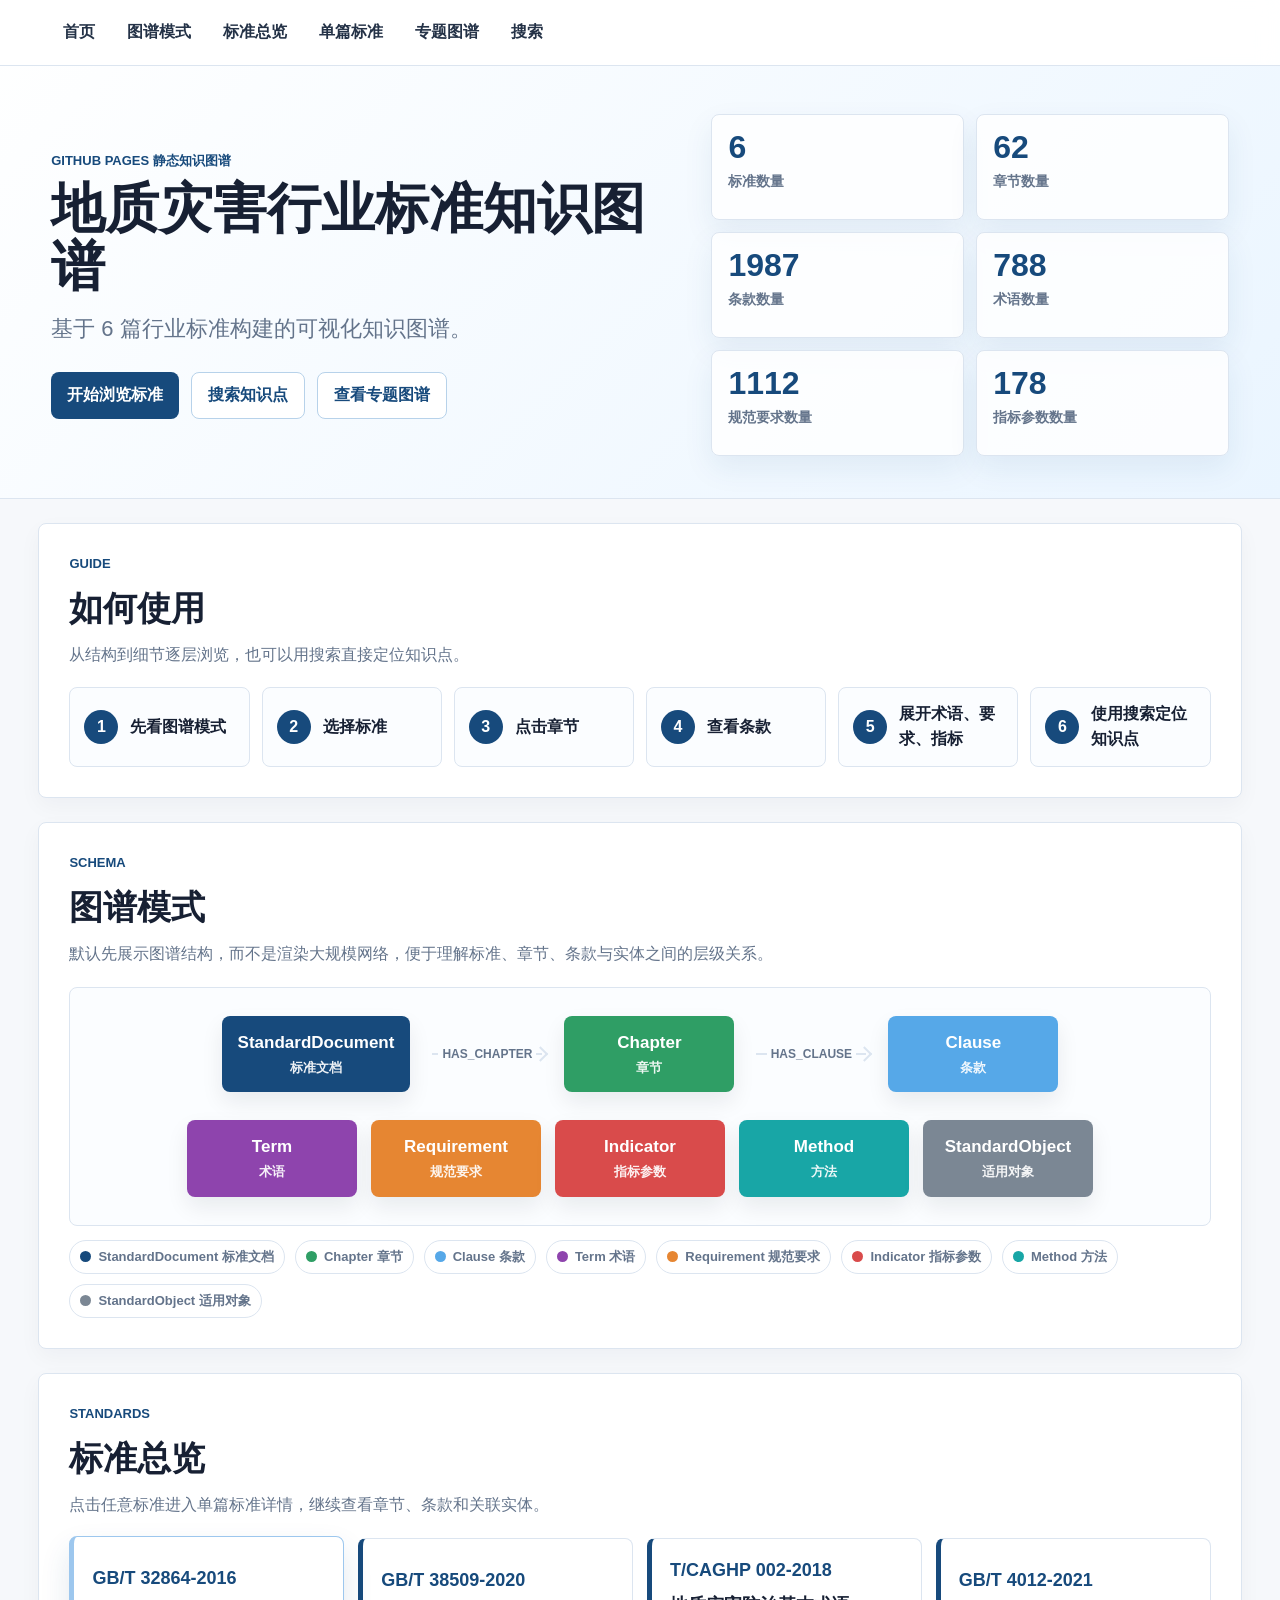
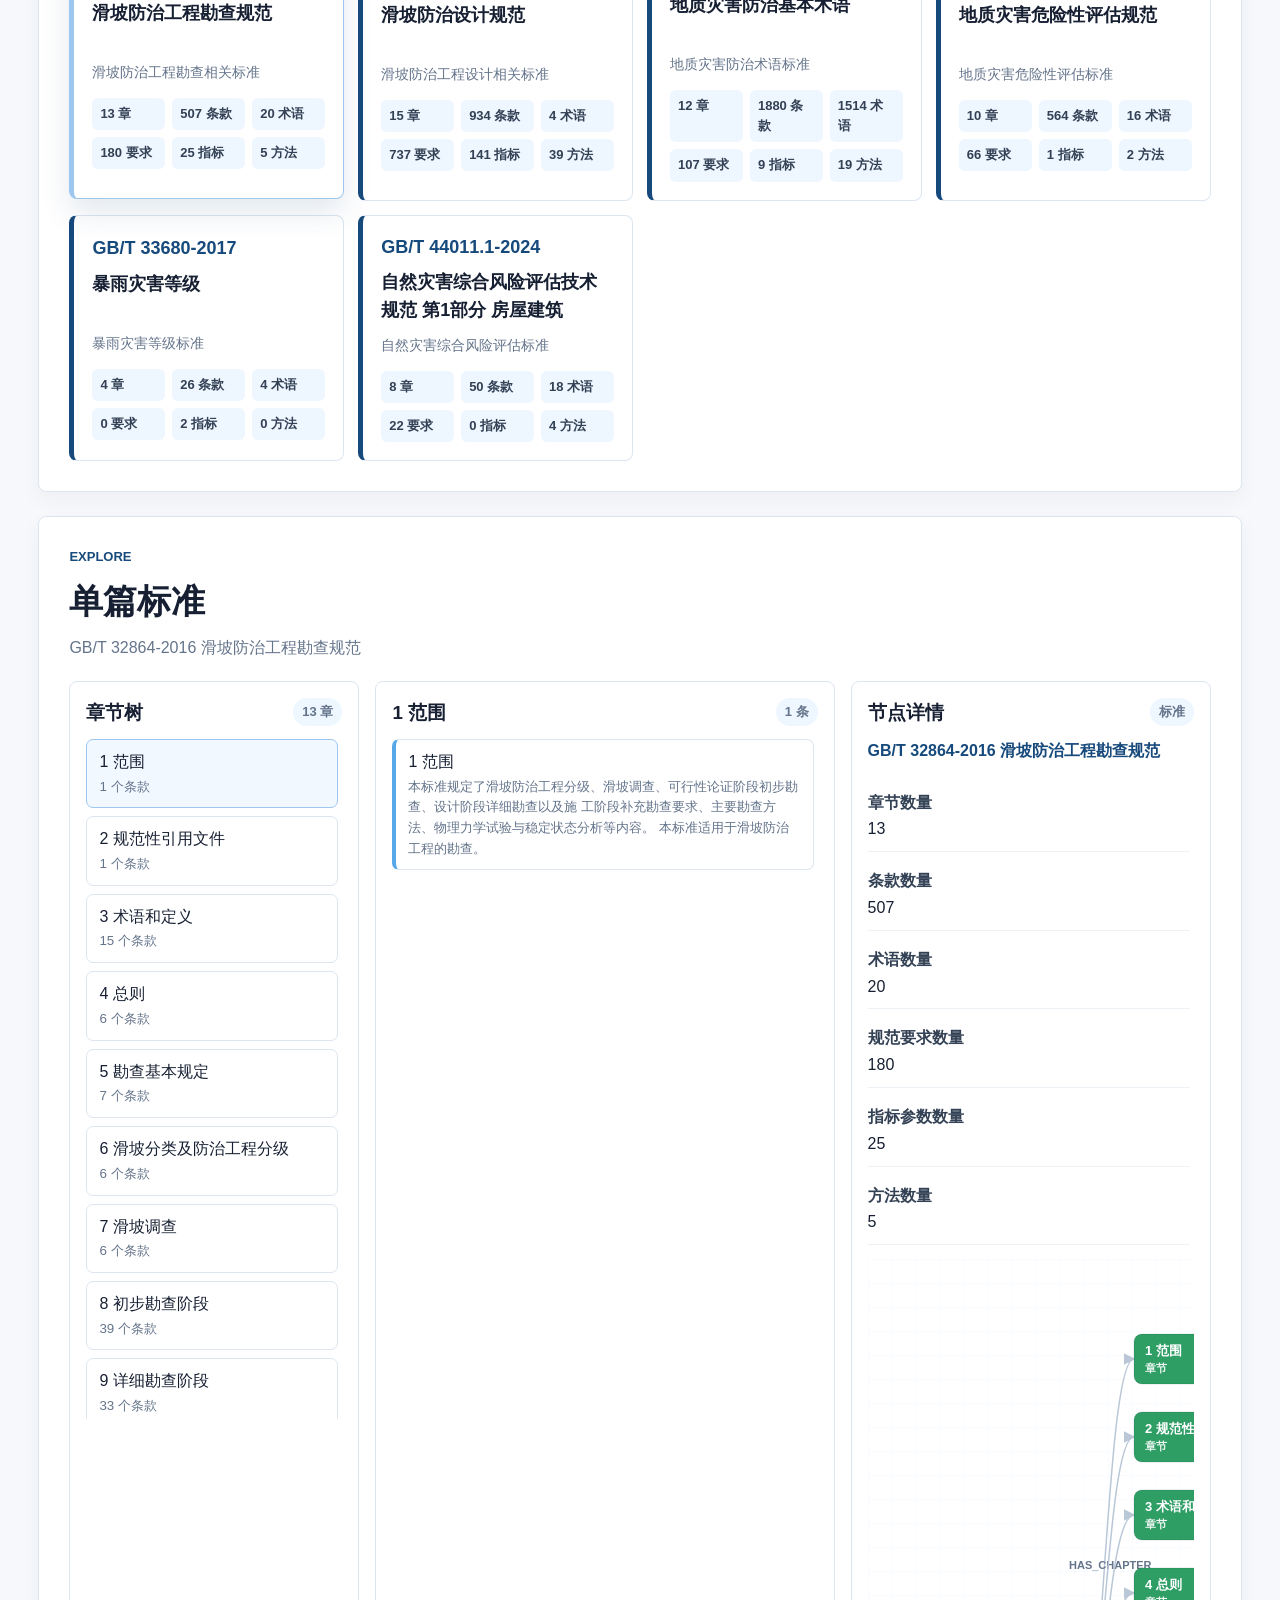
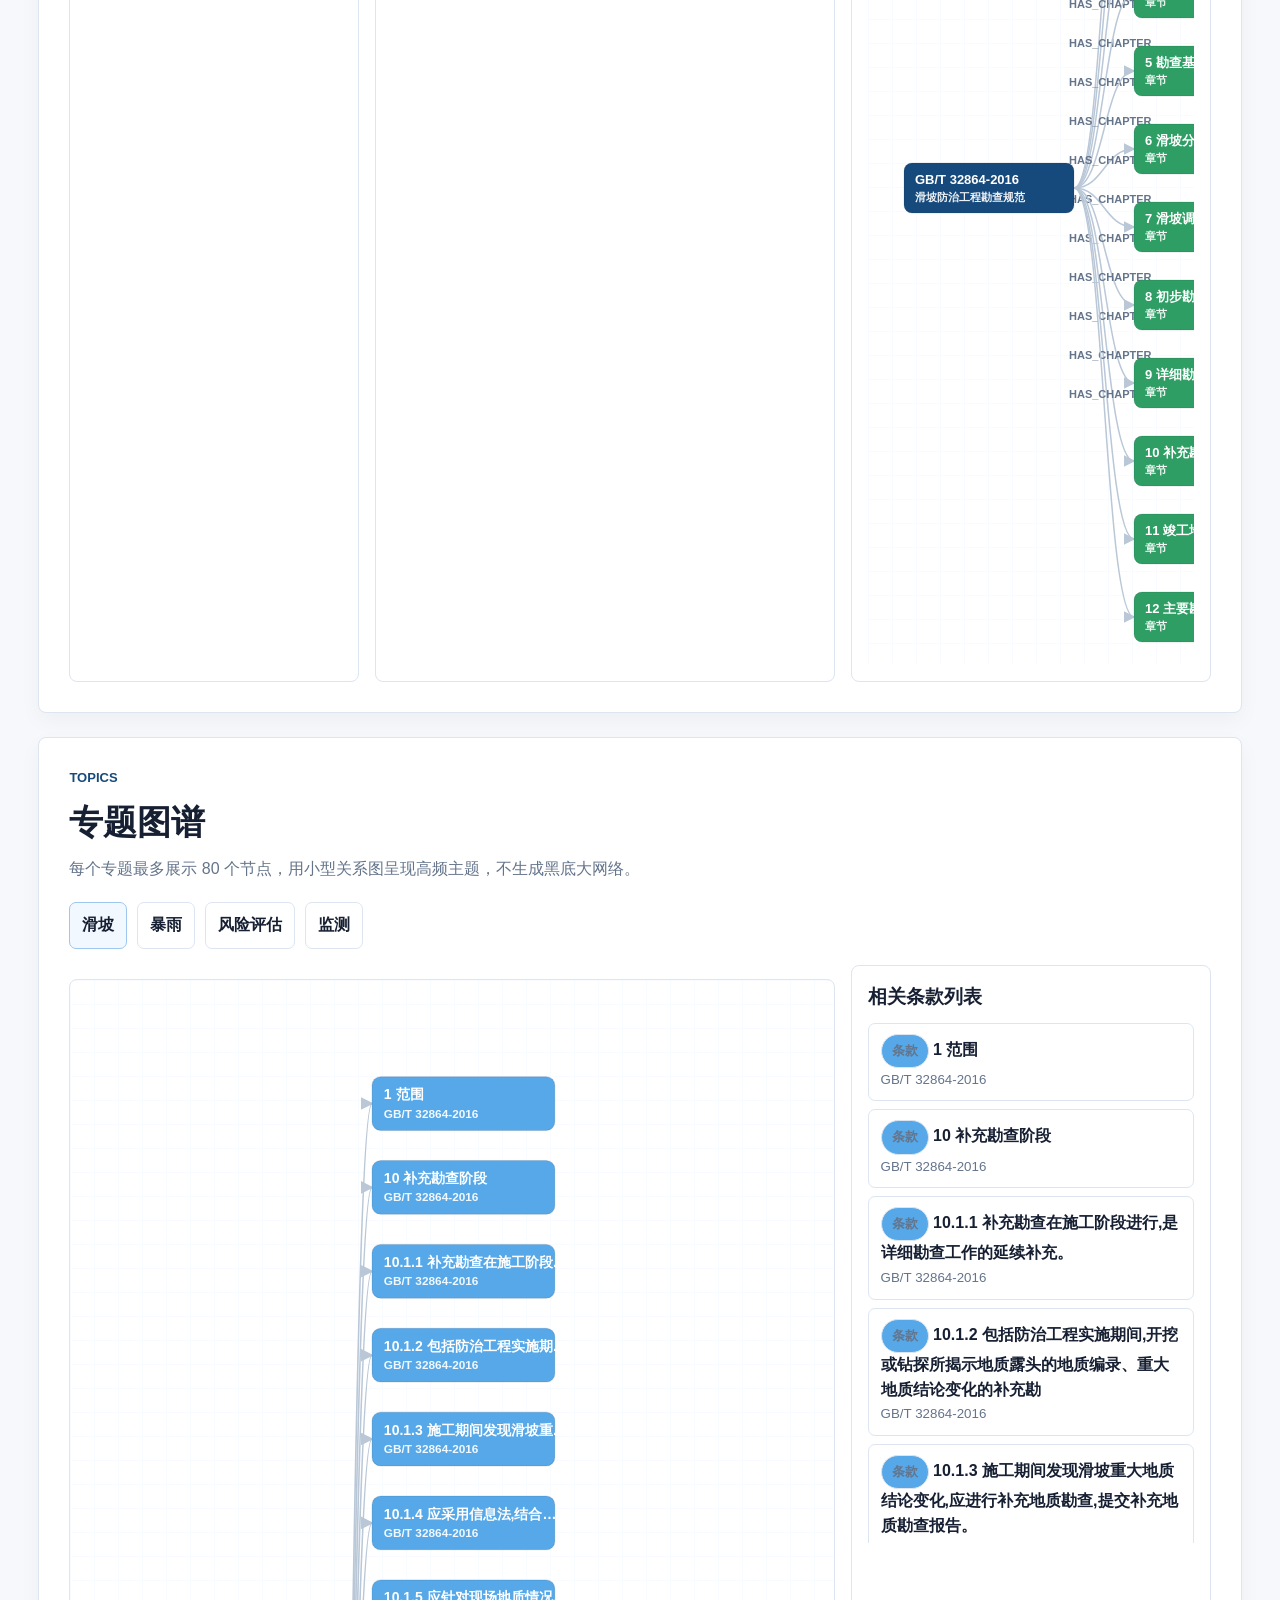
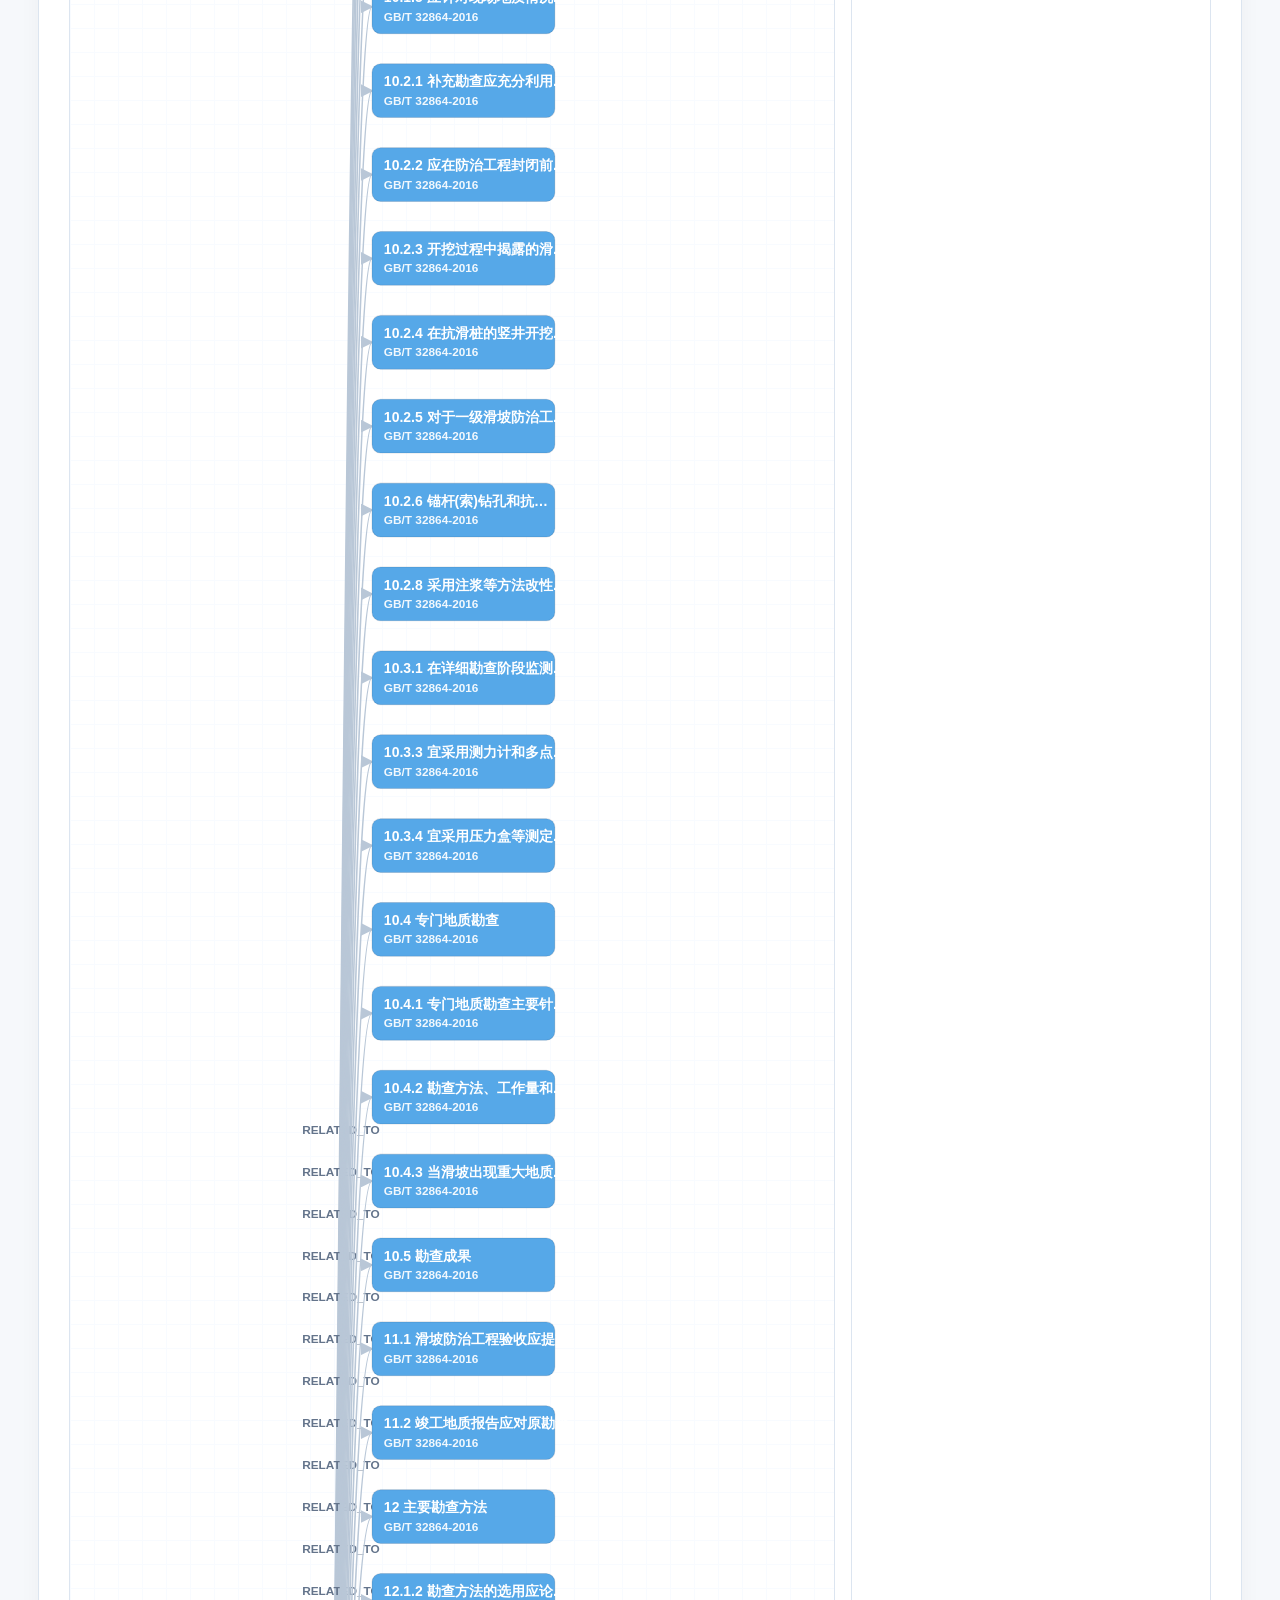
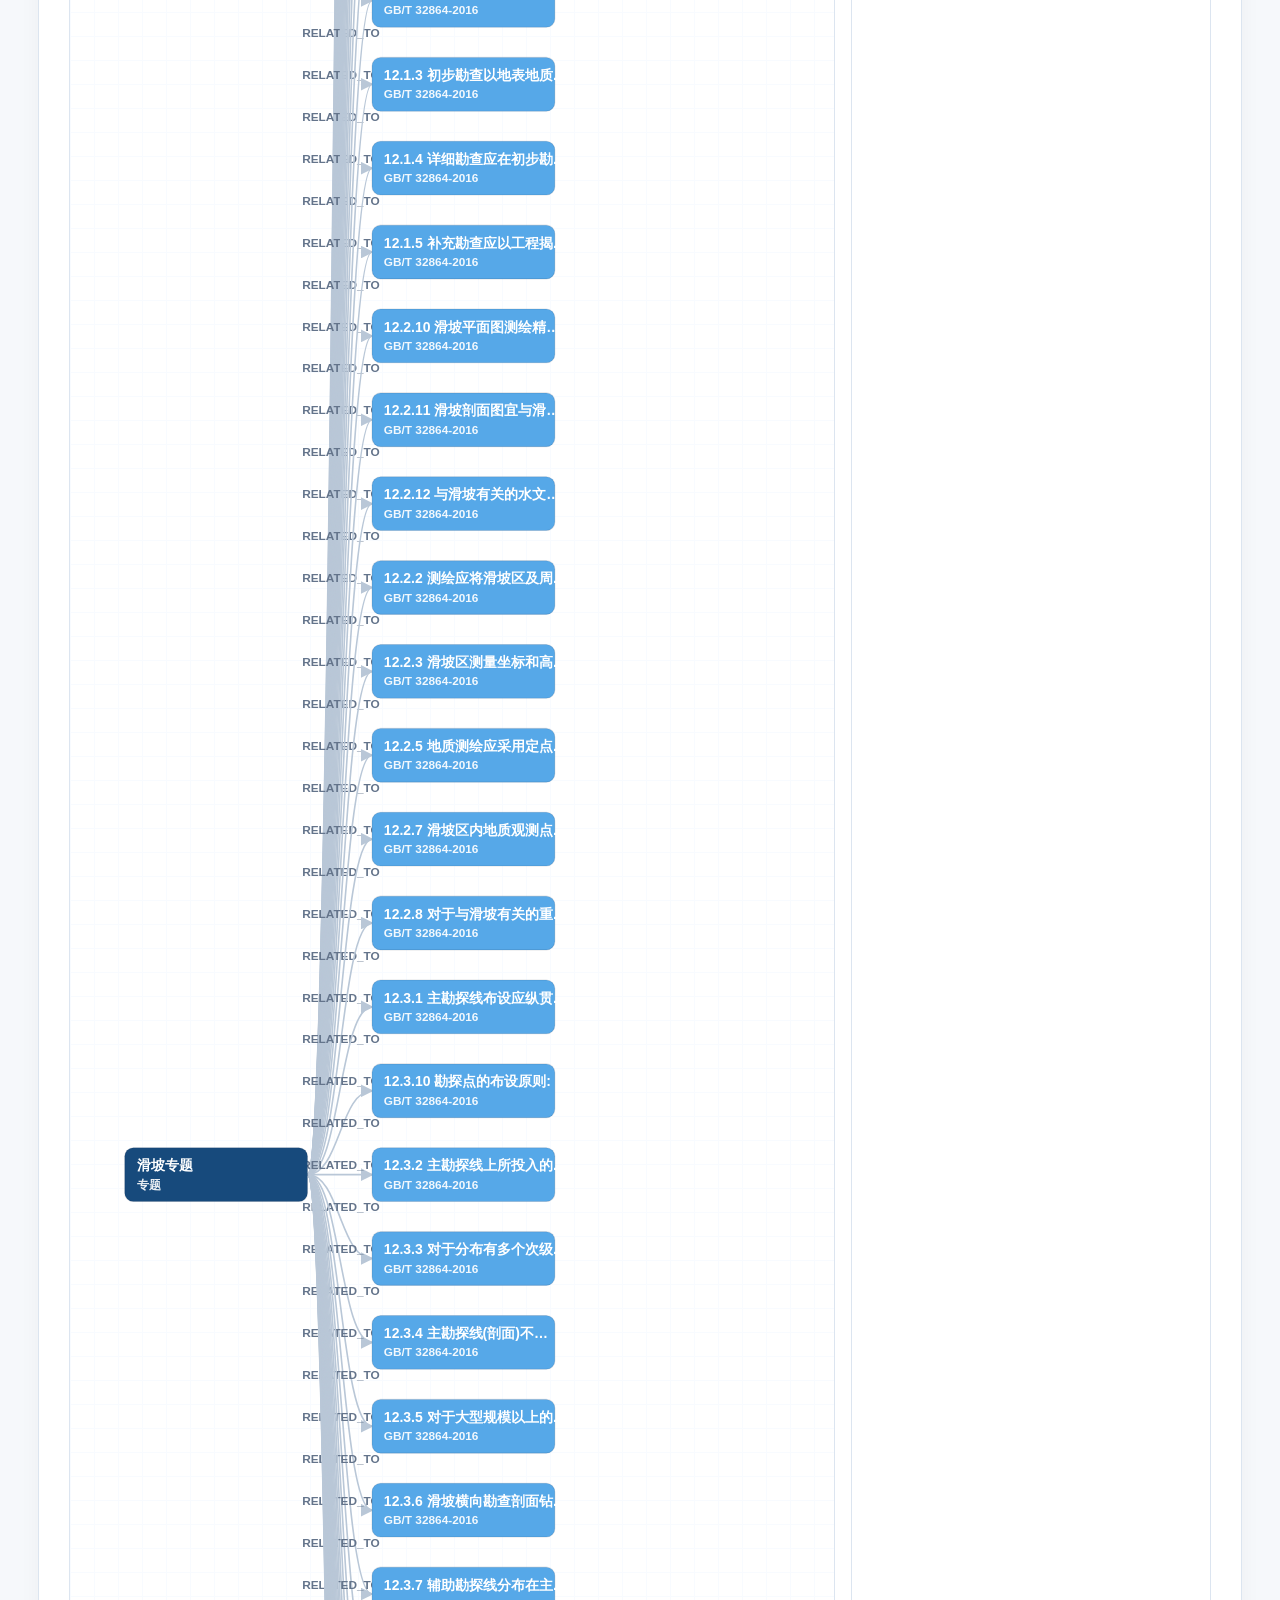
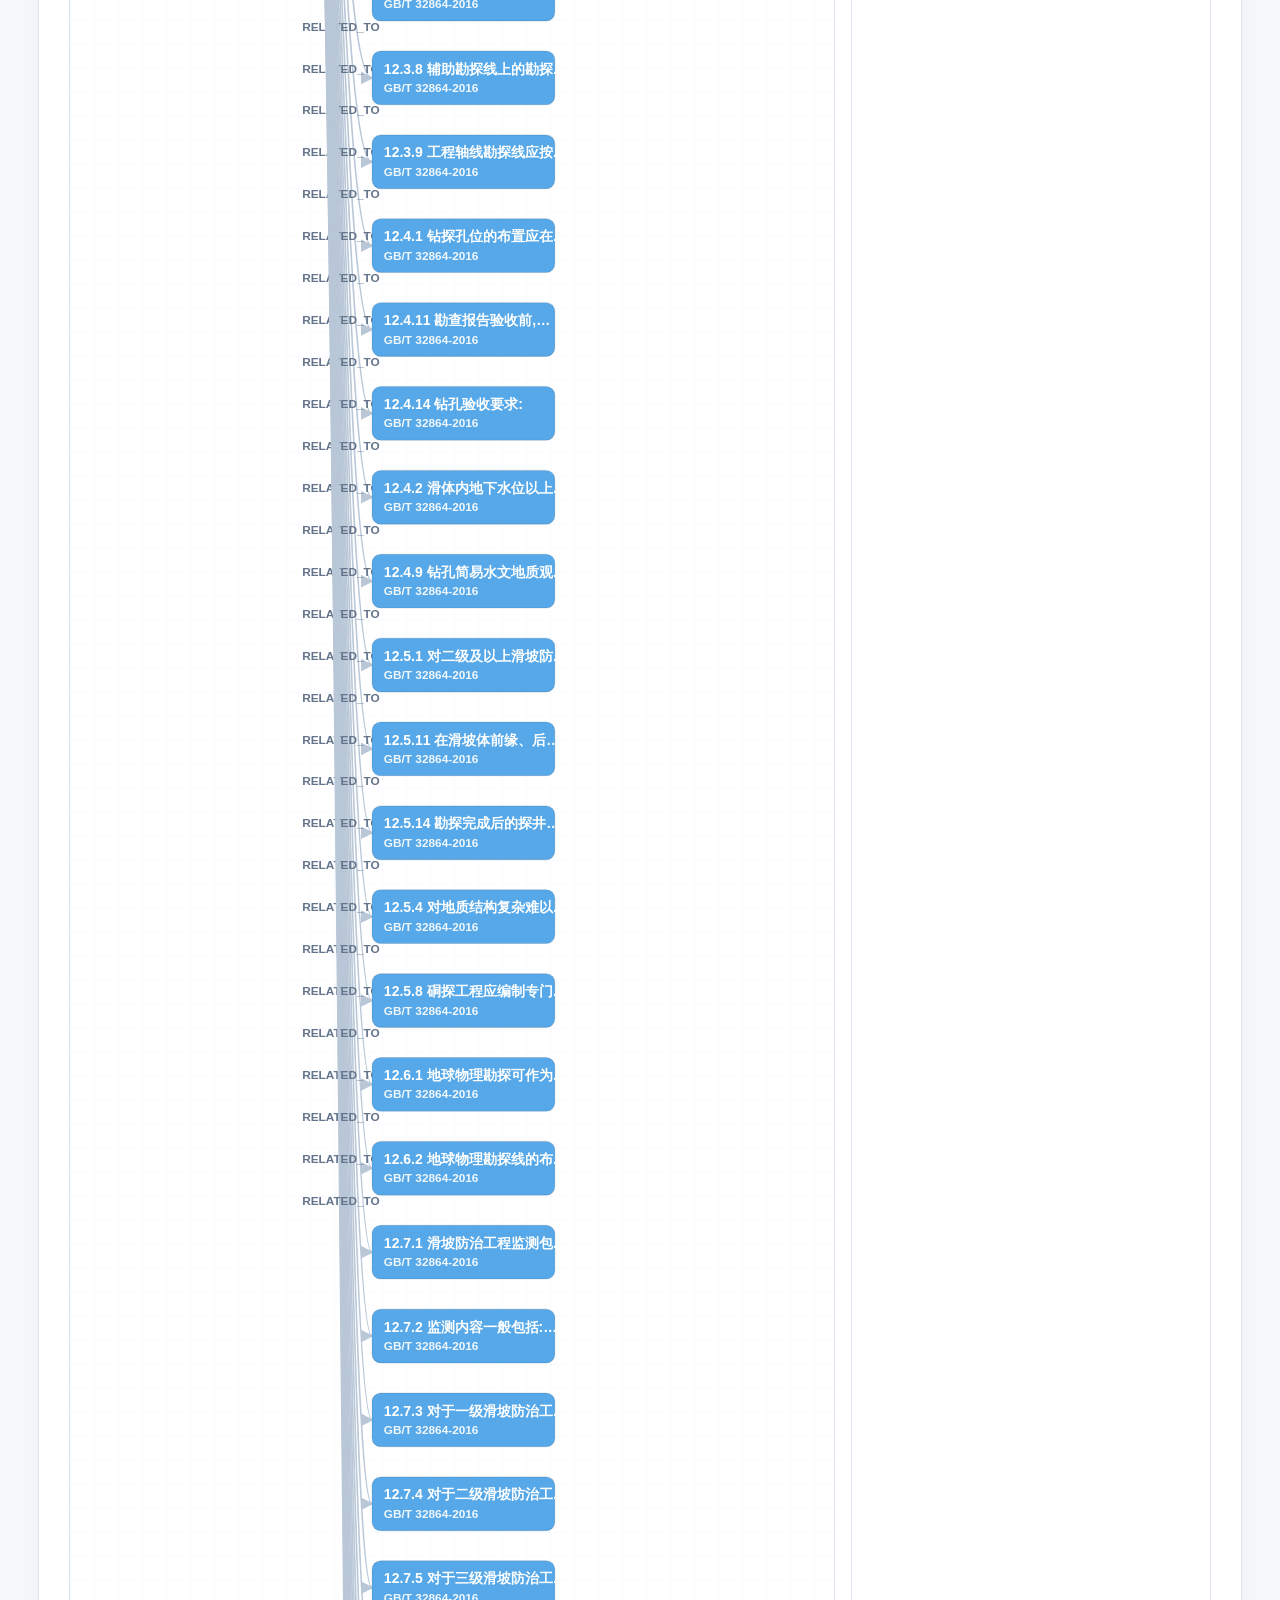
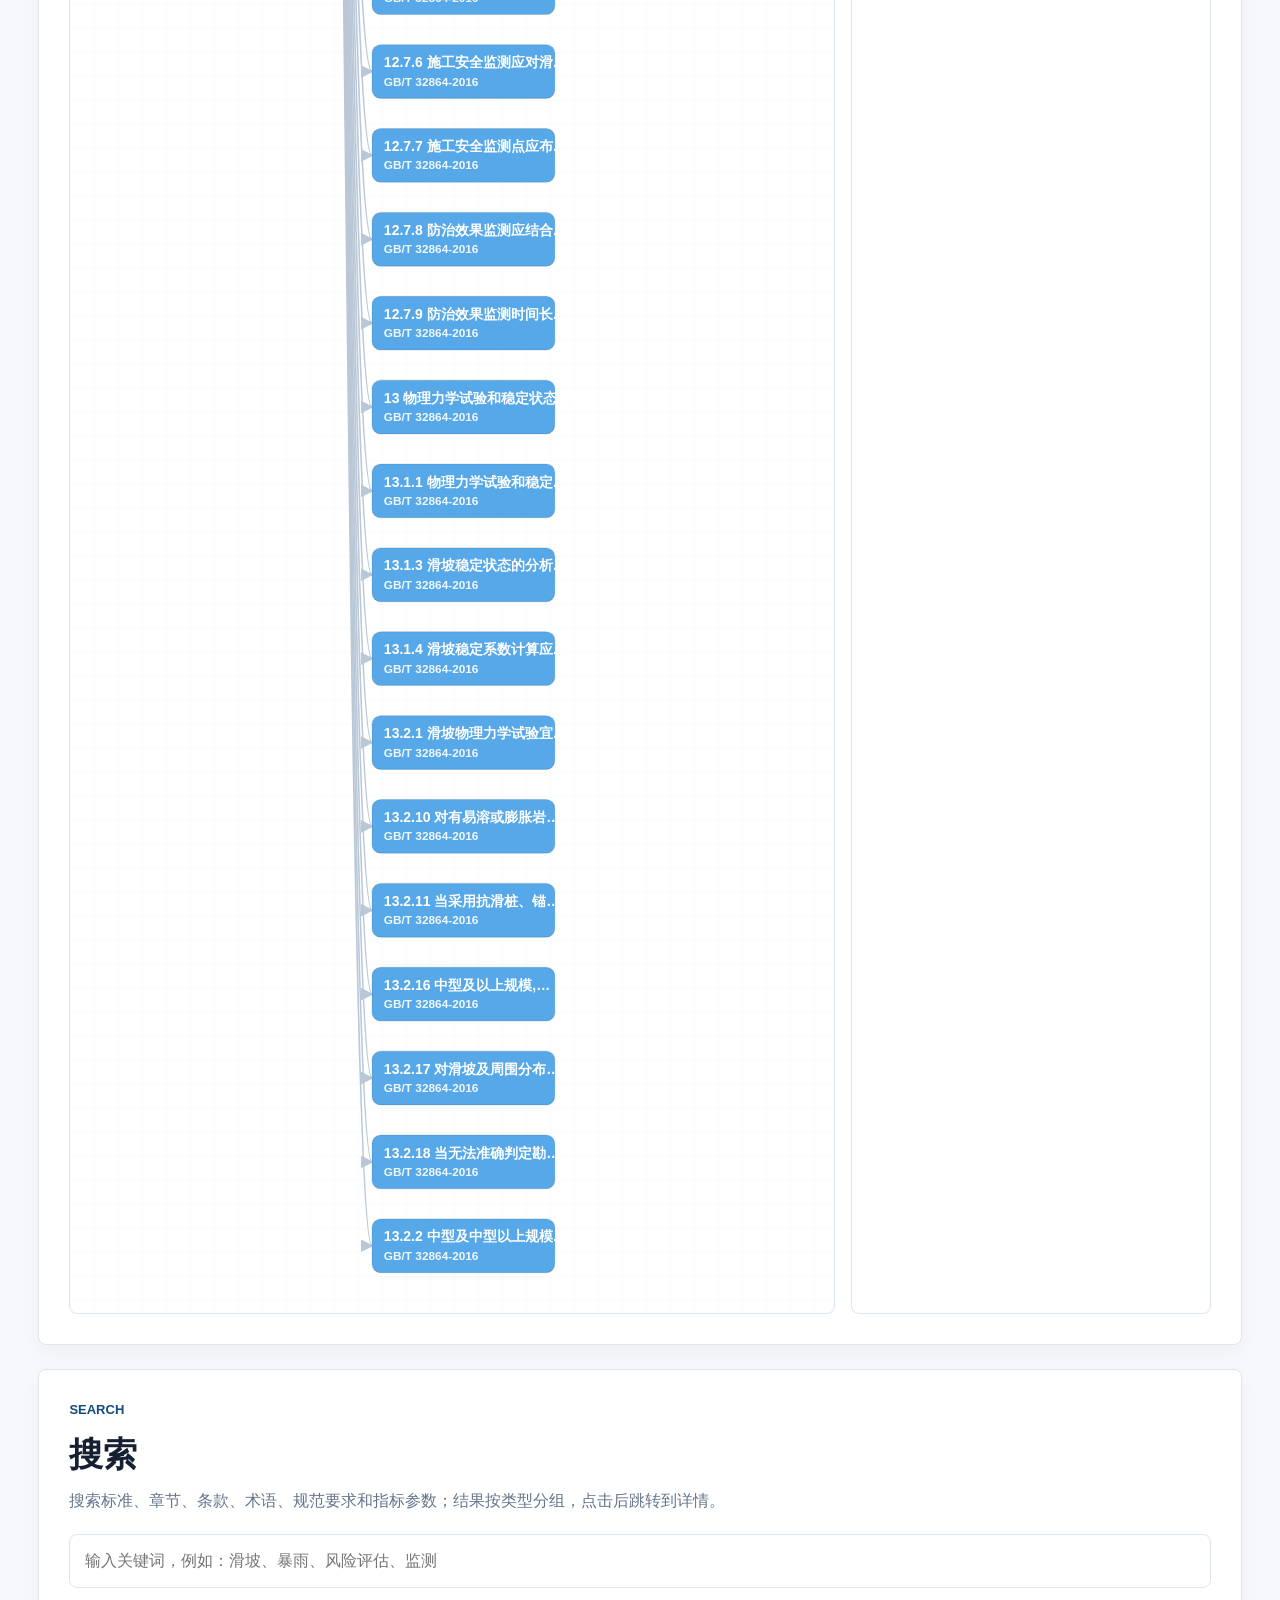
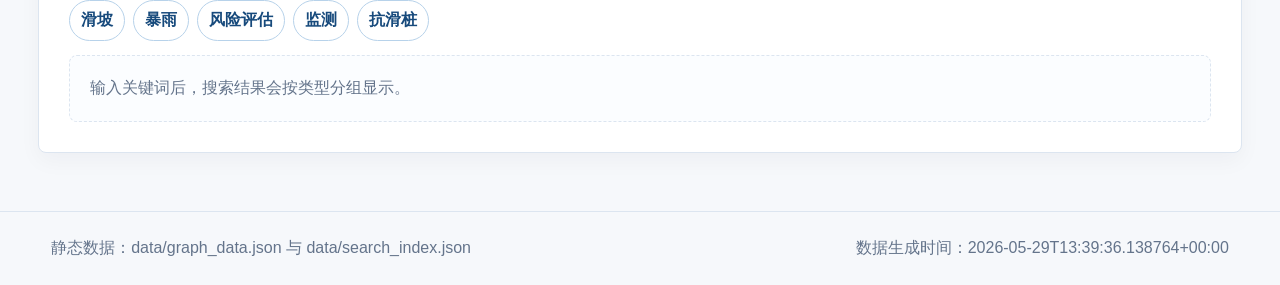
<file: docs/index.html>
<!doctype html>
<html lang="zh-CN">
<head>
  <meta charset="utf-8">
  <meta name="viewport" content="width=device-width, initial-scale=1">
  <title>地质灾害行业标准知识图谱</title>
  <link rel="stylesheet" href="assets/style.css">
</head>
<body>
  <div class="loading-overlay" id="loadingState">正在加载知识图谱数据……</div>
  <header class="hero" id="home">
    <nav class="top-nav" aria-label="页面导航">
      <a href="#home">首页</a>
      <a href="#schema">图谱模式</a>
      <a href="#standards">标准总览</a>
      <a href="#standard-detail">单篇标准</a>
      <a href="#topics">专题图谱</a>
      <a href="#search">搜索</a>
    </nav>
    <div class="hero-grid">
      <div class="hero-copy">
        <p class="eyebrow">GitHub Pages 静态知识图谱</p>
        <h1>地质灾害行业标准知识图谱</h1>
        <p class="subtitle">基于 6 篇行业标准构建的可视化知识图谱。</p>
        <div class="hero-actions" aria-label="主要操作">
          <a class="primary-action" href="#standards">开始浏览标准</a>
          <a class="secondary-action" href="#search">搜索知识点</a>
          <a class="secondary-action" href="#topics">查看专题图谱</a>
        </div>
      </div>
      <div class="stats-grid" id="homeStats" aria-label="图谱统计"></div>
    </div>
  </header>

  <main>
    <section class="section guide-section" id="guide">
      <div class="section-heading">
        <p class="eyebrow">Guide</p>
        <h2>如何使用</h2>
        <p>从结构到细节逐层浏览，也可以用搜索直接定位知识点。</p>
      </div>
      <div class="guide-grid">
        <div class="guide-card"><strong>1</strong><span>先看图谱模式</span></div>
        <div class="guide-card"><strong>2</strong><span>选择标准</span></div>
        <div class="guide-card"><strong>3</strong><span>点击章节</span></div>
        <div class="guide-card"><strong>4</strong><span>查看条款</span></div>
        <div class="guide-card"><strong>5</strong><span>展开术语、要求、指标</span></div>
        <div class="guide-card"><strong>6</strong><span>使用搜索定位知识点</span></div>
      </div>
    </section>

    <section class="section" id="schema">
      <div class="section-heading">
        <p class="eyebrow">Schema</p>
        <h2>图谱模式</h2>
        <p>默认先展示图谱结构，而不是渲染大规模网络，便于理解标准、章节、条款与实体之间的层级关系。</p>
      </div>
      <div class="schema-board" id="schemaBoard"></div>
      <div class="legend" id="legend"></div>
    </section>

    <section class="section" id="standards">
      <div class="section-heading">
        <p class="eyebrow">Standards</p>
        <h2>标准总览</h2>
        <p>点击任意标准进入单篇标准详情，继续查看章节、条款和关联实体。</p>
      </div>
      <div class="standard-grid" id="standardGrid"></div>
    </section>

    <section class="section" id="standard-detail">
      <div class="section-heading">
        <p class="eyebrow">Explore</p>
        <h2>单篇标准</h2>
        <p id="activeStandardIntro">选择标准后，在这里逐层浏览章节、条款、术语、规范要求、指标参数和方法。</p>
      </div>
      <div class="detail-layout">
        <aside class="chapter-panel">
          <div class="panel-title">
            <h3>章节树</h3>
            <span id="chapterCount">0</span>
          </div>
          <div class="chapter-tree" id="chapterTree"></div>
        </aside>

        <section class="clause-panel">
          <div class="panel-title">
            <h3 id="clausePanelTitle">条款列表</h3>
            <span id="clauseCount">0</span>
          </div>
          <div class="clause-list" id="clauseList"></div>
        </section>

        <aside class="node-panel">
          <div class="panel-title">
            <h3>节点详情</h3>
            <span id="relationCount">0</span>
          </div>
          <div class="node-detail" id="nodeDetail">点击标准卡片开始浏览。</div>
          <div class="mini-graph" id="clauseGraph" aria-label="条款小型关系图"></div>
        </aside>
      </div>
    </section>

    <section class="section" id="topics">
      <div class="section-heading">
        <p class="eyebrow">Topics</p>
        <h2>专题图谱</h2>
        <p>每个专题最多展示 80 个节点，用小型关系图呈现高频主题，不生成黑底大网络。</p>
      </div>
      <div class="topic-tabs" id="topicTabs"></div>
      <div class="topic-body">
        <div class="topic-graph" id="topicGraph"></div>
        <div class="topic-list-wrap">
          <h3>相关条款列表</h3>
          <div class="topic-list" id="topicList"></div>
        </div>
      </div>
    </section>

    <section class="section" id="search">
      <div class="section-heading">
        <p class="eyebrow">Search</p>
        <h2>搜索</h2>
        <p>搜索标准、章节、条款、术语、规范要求和指标参数；结果按类型分组，点击后跳转到详情。</p>
      </div>
      <div class="search-box">
        <input id="searchInput" type="search" placeholder="输入关键词，例如：滑坡、暴雨、风险评估、监测" autocomplete="off">
      </div>
      <div class="popular-keywords" id="popularKeywords" aria-label="热门关键词"></div>
      <div class="search-results" id="searchResults"></div>
    </section>
  </main>

  <footer class="site-footer">
    <span>静态数据：data/graph_data.json 与 data/search_index.json</span>
    <span id="generatedAt"></span>
  </footer>

  <iframe id="graphDataFrame" title="graph data" src="data/graph_data.json" hidden></iframe>
  <iframe id="searchDataFrame" title="search data" src="data/search_index.json" hidden></iframe>
  <script src="assets/app.js"></script>
</body>
</html>
</file>
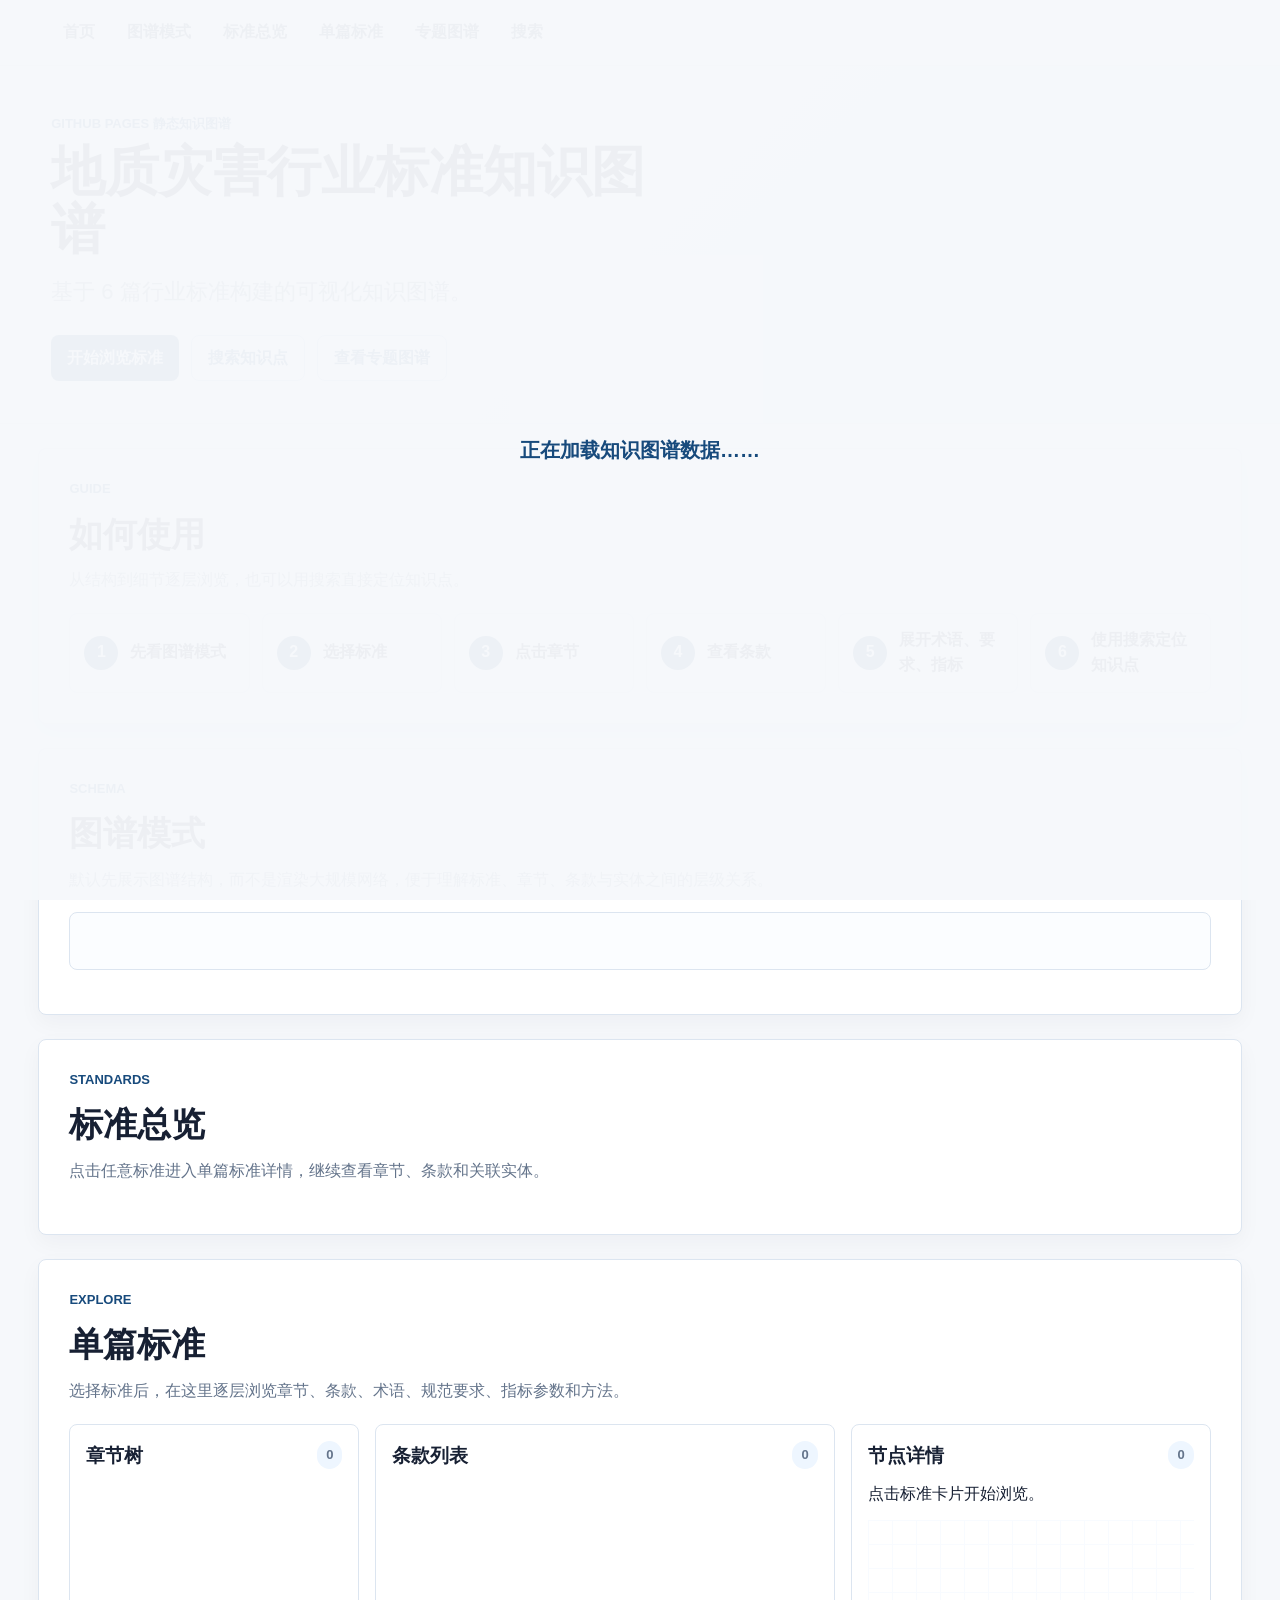
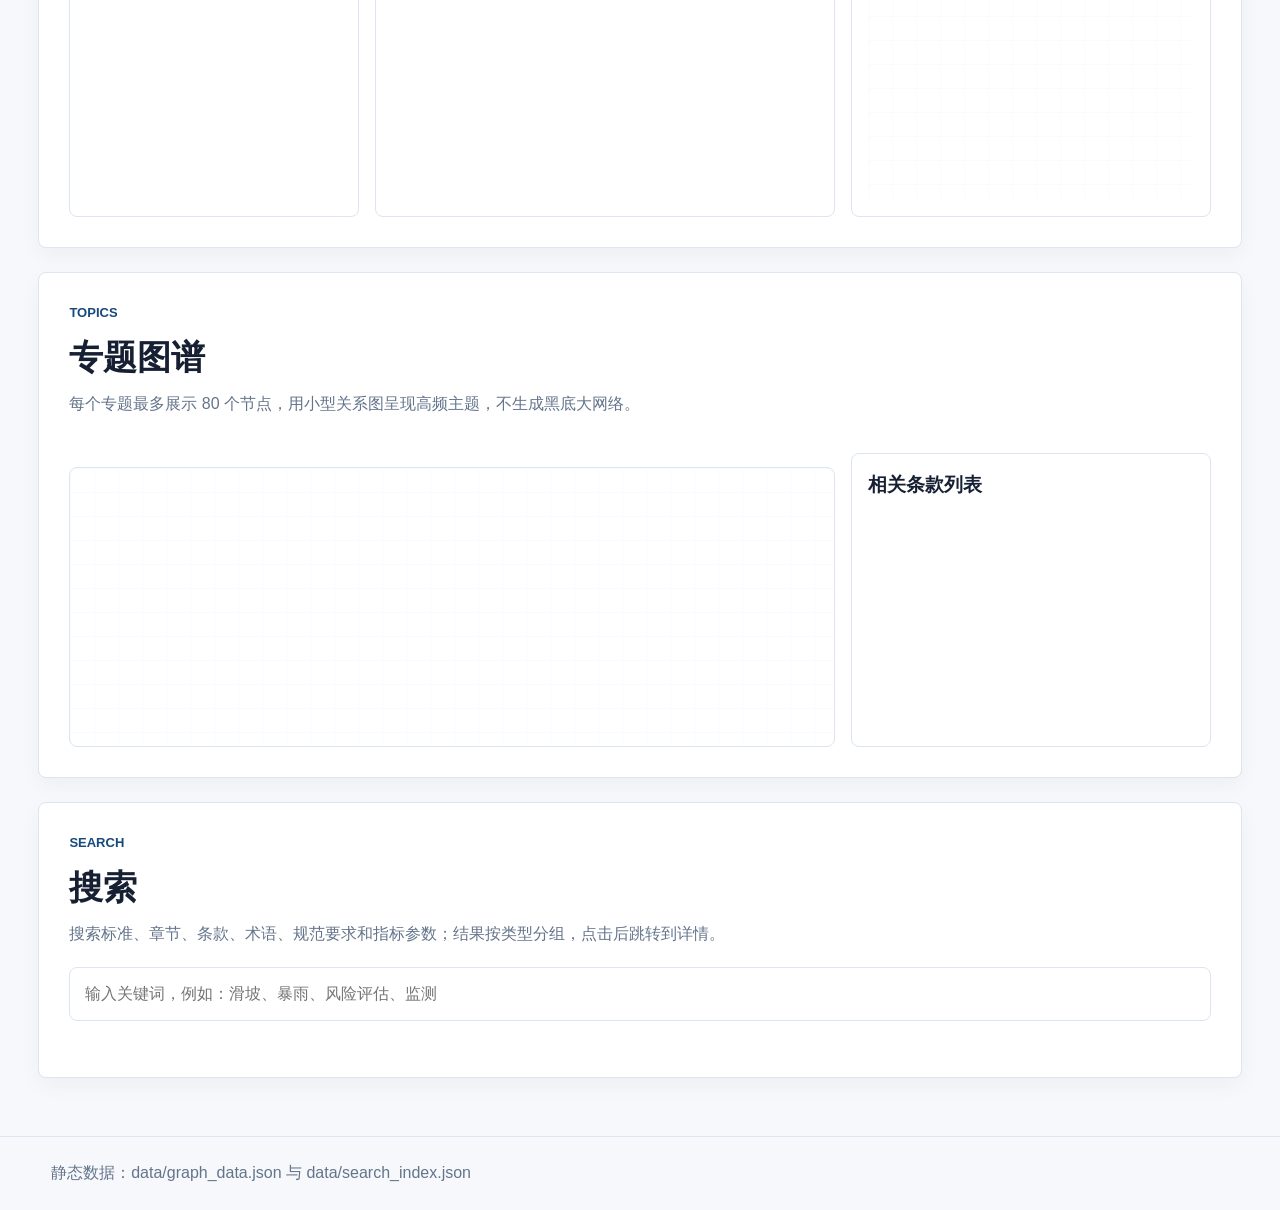
<file: docs/network.html>
<!doctype html>
<html lang="zh-CN">
<head>
  <meta charset="utf-8">
  <meta name="viewport" content="width=device-width, initial-scale=1">
  <meta http-equiv="refresh" content="0; url=index.html">
  <title>地质灾害行业标准知识图谱</title>
  <style>
    body {
      margin: 0;
      min-height: 100vh;
      display: grid;
      place-items: center;
      font-family: -apple-system, BlinkMacSystemFont, "Segoe UI", "PingFang SC", "Microsoft YaHei", sans-serif;
      background: #f7f9fc;
      color: #1f2937;
    }

    a {
      color: #174a7c;
    }
  </style>
</head>
<body>
  <p>新版展示页已合并到 <a href="index.html">index.html</a>。</p>
</body>
</html>
</file>
<file: docs/assets/style.css>
:root {
  --page: #f6f8fb;
  --card: #ffffff;
  --ink: #172033;
  --muted: #64748b;
  --line: #dce5f0;
  --soft: #eef6ff;
  --standard: #174a7c;
  --chapter: #2f9e65;
  --clause: #56a8e8;
  --term: #8e44ad;
  --requirement: #e68632;
  --indicator: #d94b4b;
  --method: #18a6a6;
  --object: #7b8794;
}

* {
  box-sizing: border-box;
}

html {
  scroll-behavior: smooth;
}

body {
  margin: 0;
  color: var(--ink);
  background: var(--page);
  font-family: -apple-system, BlinkMacSystemFont, "Segoe UI", "PingFang SC", "Microsoft YaHei", sans-serif;
  line-height: 1.55;
}

button,
input {
  font: inherit;
}

button {
  color: inherit;
}

.loading-overlay {
  position: fixed;
  inset: 0;
  z-index: 100;
  display: grid;
  place-items: center;
  color: var(--standard);
  background: rgba(246, 248, 251, .96);
  font-size: 20px;
  font-weight: 800;
}

.loading-overlay.hidden {
  display: none;
}

.load-error {
  display: grid;
  gap: 8px;
  max-width: 560px;
  padding: 22px;
  color: #8a1f1f;
  background: #fff7f7;
  border: 1px solid #efb7b7;
  border-radius: 8px;
}

.load-error strong {
  font-size: 20px;
}

.load-error span,
.load-error small {
  color: #9f3a3a;
}

.hero {
  background: linear-gradient(135deg, #ffffff 0%, #eaf5ff 100%);
  border-bottom: 1px solid var(--line);
}

.top-nav {
  position: sticky;
  top: 0;
  z-index: 30;
  display: flex;
  gap: 8px;
  padding: 12px clamp(18px, 4vw, 56px);
  background: rgba(255, 255, 255, .94);
  border-bottom: 1px solid var(--line);
  backdrop-filter: blur(10px);
  overflow-x: auto;
}

.top-nav a {
  flex: 0 0 auto;
  padding: 8px 12px;
  color: #243247;
  text-decoration: none;
  border-radius: 7px;
  font-weight: 600;
}

.top-nav a:hover {
  background: var(--soft);
  color: var(--standard);
}

.hero-grid {
  display: grid;
  grid-template-columns: minmax(0, 1.1fr) minmax(320px, .9fr);
  gap: 28px;
  align-items: center;
  max-width: 1440px;
  margin: 0 auto;
  padding: 48px clamp(18px, 4vw, 56px) 42px;
}

.eyebrow {
  margin: 0 0 8px;
  color: var(--standard);
  font-size: 13px;
  font-weight: 800;
  text-transform: uppercase;
}

h1,
h2,
h3 {
  margin: 0;
  letter-spacing: 0;
}

.hero h1 {
  max-width: 880px;
  font-size: clamp(32px, 5vw, 54px);
  line-height: 1.08;
}

.subtitle {
  margin: 16px 0 0;
  color: var(--muted);
  font-size: clamp(17px, 2vw, 22px);
}

.hero-actions {
  display: flex;
  flex-wrap: wrap;
  gap: 12px;
  margin-top: 26px;
}

.primary-action,
.secondary-action {
  display: inline-flex;
  align-items: center;
  justify-content: center;
  min-height: 44px;
  padding: 10px 16px;
  border-radius: 8px;
  font-weight: 800;
  text-decoration: none;
}

.primary-action {
  color: #fff;
  background: var(--standard);
}

.secondary-action {
  color: var(--standard);
  background: #fff;
  border: 1px solid #b7d2ea;
}

.primary-action:hover,
.secondary-action:hover {
  filter: brightness(.96);
}

.stats-grid {
  display: grid;
  grid-template-columns: repeat(2, minmax(0, 1fr));
  gap: 12px;
}

.stat-card {
  min-height: 106px;
  padding: 16px;
  background: rgba(255, 255, 255, .84);
  border: 1px solid var(--line);
  border-radius: 8px;
  box-shadow: 0 12px 30px rgba(23, 74, 124, .08);
}

.stat-card strong {
  display: block;
  color: var(--standard);
  font-size: 32px;
  line-height: 1;
}

.stat-card span {
  display: block;
  margin-top: 8px;
  color: var(--muted);
  font-size: 14px;
  font-weight: 700;
}

main {
  padding: 0 clamp(14px, 3vw, 42px) 34px;
}

.section {
  max-width: 1440px;
  margin: 24px auto;
  padding: clamp(18px, 2.5vw, 30px);
  background: var(--card);
  border: 1px solid var(--line);
  border-radius: 8px;
  box-shadow: 0 8px 22px rgba(15, 23, 42, .04);
}

.section-heading {
  max-width: 920px;
  margin-bottom: 20px;
}

.section-heading h2 {
  font-size: clamp(24px, 3vw, 34px);
}

.section-heading p:not(.eyebrow) {
  margin: 8px 0 0;
  color: var(--muted);
}

.guide-grid {
  display: grid;
  grid-template-columns: repeat(auto-fit, minmax(180px, 1fr));
  gap: 12px;
}

.guide-card {
  display: flex;
  align-items: center;
  gap: 12px;
  min-height: 78px;
  padding: 14px;
  background: #fbfdff;
  border: 1px solid var(--line);
  border-radius: 8px;
}

.guide-card strong {
  display: grid;
  place-items: center;
  width: 34px;
  height: 34px;
  flex: 0 0 auto;
  color: #fff;
  background: var(--standard);
  border-radius: 50%;
}

.guide-card span {
  font-weight: 800;
}

.schema-board {
  padding: 28px;
  background: #fbfdff;
  border: 1px solid var(--line);
  border-radius: 8px;
  overflow-x: auto;
}

.schema-main,
.schema-branches {
  display: flex;
  align-items: center;
  justify-content: center;
  gap: 14px;
}

.schema-branches {
  flex-wrap: wrap;
  margin-top: 28px;
}

.schema-node {
  min-width: 170px;
  padding: 14px 16px;
  color: #fff;
  text-align: center;
  border-radius: 8px;
  box-shadow: 0 10px 22px rgba(15, 23, 42, .08);
  font-size: 17px;
  font-weight: 800;
}

.schema-node span {
  display: block;
  margin-top: 2px;
  font-size: 13px;
  font-weight: 600;
  opacity: .92;
}

.schema-arrow {
  position: relative;
  min-width: 126px;
  color: var(--muted);
  text-align: center;
  font-size: 12px;
  font-weight: 800;
}

.schema-arrow::before {
  content: "";
  position: absolute;
  left: 8px;
  right: 8px;
  top: 50%;
  height: 2px;
  background: var(--line);
  transform: translateY(-50%);
}

.schema-arrow::after {
  content: "";
  position: absolute;
  right: 4px;
  top: 50%;
  width: 9px;
  height: 9px;
  border-top: 2px solid var(--line);
  border-right: 2px solid var(--line);
  transform: translateY(-50%) rotate(45deg);
}

.schema-arrow span {
  position: relative;
  z-index: 1;
  padding: 0 4px;
  background: #fbfdff;
}

.legend,
.topic-tabs {
  display: flex;
  flex-wrap: wrap;
  gap: 10px;
  margin-top: 14px;
}

.legend-item,
.type-pill {
  display: inline-flex;
  align-items: center;
  gap: 7px;
  padding: 6px 10px;
  color: var(--muted);
  background: #fff;
  border: 1px solid var(--line);
  border-radius: 999px;
  font-size: 13px;
  font-weight: 700;
}

.legend-dot {
  width: 11px;
  height: 11px;
  border-radius: 50%;
}

.standard-grid {
  display: grid;
  grid-template-columns: repeat(auto-fit, minmax(260px, 1fr));
  gap: 14px;
}

.standard-card {
  min-height: 200px;
  padding: 18px;
  text-align: left;
  background: #fff;
  border: 1px solid var(--line);
  border-left: 5px solid var(--standard);
  border-radius: 8px;
  cursor: pointer;
  transition: transform .16s ease, box-shadow .16s ease, border-color .16s ease;
}

.standard-card:hover,
.standard-card.active {
  transform: translateY(-2px);
  border-color: #9dc7ee;
  box-shadow: 0 14px 30px rgba(23, 74, 124, .12);
}

.standard-card strong {
  display: block;
  color: var(--standard);
  font-size: 18px;
}

.standard-card h3 {
  min-height: 52px;
  margin-top: 8px;
  font-size: 18px;
}

.standard-desc {
  margin: 10px 0 0;
  color: var(--muted);
  font-size: 14px;
}

.card-metrics {
  display: grid;
  grid-template-columns: repeat(3, 1fr);
  gap: 7px;
  margin-top: 14px;
}

.card-metrics span {
  padding: 6px 8px;
  color: #334155;
  background: var(--soft);
  border-radius: 6px;
  font-size: 13px;
  font-weight: 700;
}

.detail-layout {
  display: grid;
  grid-template-columns: 290px minmax(0, 1fr) 360px;
  gap: 16px;
}

.chapter-panel,
.clause-panel,
.node-panel,
.topic-graph,
.topic-list-wrap {
  min-width: 0;
  padding: 16px;
  background: #fff;
  border: 1px solid var(--line);
  border-radius: 8px;
}

.panel-title {
  display: flex;
  align-items: center;
  justify-content: space-between;
  gap: 12px;
  margin-bottom: 12px;
}

.panel-title span {
  padding: 4px 9px;
  color: var(--muted);
  background: var(--soft);
  border-radius: 999px;
  font-size: 13px;
  font-weight: 800;
}

.chapter-tree,
.clause-list,
.node-detail,
.topic-list,
.search-results {
  display: grid;
  gap: 8px;
}

.chapter-tree,
.clause-list,
.node-detail {
  max-height: 680px;
  overflow: auto;
  padding-right: 4px;
}

.chapter-button,
.clause-button,
.topic-button,
.entity-button,
.result-button {
  width: 100%;
  padding: 10px 12px;
  color: var(--ink);
  text-align: left;
  background: #fff;
  border: 1px solid var(--line);
  border-radius: 7px;
  cursor: pointer;
}

.chapter-button:hover,
.chapter-button.active,
.clause-button:hover,
.clause-button.active,
.topic-button:hover,
.topic-button.active,
.entity-button:hover,
.result-button:hover {
  background: #f2f8ff;
  border-color: #9dc7ee;
}

.chapter-button small,
.clause-button small,
.result-button small {
  display: block;
  margin-top: 2px;
  color: var(--muted);
}

.clause-button {
  border-left: 4px solid var(--clause);
}

.node-detail h4 {
  margin: 0 0 10px;
  color: var(--standard);
}

.detail-row {
  padding: 9px 0;
  border-bottom: 1px solid #edf2f7;
}

.detail-row b {
  display: block;
  margin-bottom: 2px;
  color: #334155;
}

.entity-section {
  margin-top: 14px;
}

.entity-section h5 {
  margin: 0 0 8px;
  font-size: 14px;
}

.entity-list {
  display: grid;
  gap: 7px;
}

.mini-graph,
.topic-graph {
  min-height: 280px;
  margin-top: 14px;
  background:
    linear-gradient(#f8fbff 1px, transparent 1px),
    linear-gradient(90deg, #f8fbff 1px, transparent 1px);
  background-size: 24px 24px;
  overflow: auto;
}

.topic-body {
  display: grid;
  grid-template-columns: minmax(0, 1fr) 360px;
  gap: 16px;
  margin-top: 16px;
}

.topic-list {
  max-height: 520px;
  overflow: auto;
}

.topic-list-wrap h3 {
  margin-bottom: 12px;
}

.topic-button {
  width: auto;
  font-weight: 800;
}

.graph-svg {
  width: 100%;
  min-width: 680px;
  height: auto;
  display: block;
}

.graph-edge {
  stroke: #b9c7d7;
  stroke-width: 1.5;
}

.graph-label {
  fill: #64748b;
  font-size: 11px;
  font-weight: 700;
}

.graph-node rect {
  stroke: rgba(15, 23, 42, .12);
  stroke-width: 1;
}

.graph-node text {
  fill: #fff;
  font-size: 13px;
  font-weight: 800;
  pointer-events: none;
}

.graph-node .sub {
  font-size: 11px;
  font-weight: 600;
  opacity: .92;
}

.search-box input {
  width: 100%;
  padding: 14px 15px;
  color: var(--ink);
  background: #fff;
  border: 1px solid var(--line);
  border-radius: 8px;
  outline: none;
}

.search-box input:focus {
  border-color: #88bde9;
  box-shadow: 0 0 0 4px rgba(86, 168, 232, .16);
}

.popular-keywords {
  display: flex;
  flex-wrap: wrap;
  gap: 8px;
  margin-top: 12px;
}

.keyword-button,
.copy-button {
  padding: 7px 11px;
  color: var(--standard);
  background: #fff;
  border: 1px solid #b7d2ea;
  border-radius: 999px;
  cursor: pointer;
  font-weight: 800;
}

.keyword-button:hover,
.copy-button:hover {
  background: var(--soft);
}

.search-results {
  margin-top: 14px;
}

.result-group {
  padding: 14px;
  border: 1px solid var(--line);
  border-radius: 8px;
  background: #fff;
}

.result-group h3 {
  margin-bottom: 10px;
  color: var(--standard);
  font-size: 17px;
}

.site-footer {
  display: flex;
  justify-content: space-between;
  gap: 16px;
  padding: 24px clamp(18px, 4vw, 56px);
  color: var(--muted);
  border-top: 1px solid var(--line);
}

.clause-actions {
  display: flex;
  flex-wrap: wrap;
  gap: 8px;
  margin: 0 0 12px;
}

.detail-block {
  margin-top: 12px;
  padding: 12px;
  background: #fbfdff;
  border: 1px solid var(--line);
  border-radius: 8px;
}

.detail-block h5 {
  margin: 0 0 8px;
  color: #334155;
  font-size: 15px;
}

mark {
  padding: 0 2px;
  color: #111827;
  background: #fff0a6;
  border-radius: 3px;
}

.empty {
  padding: 20px;
  color: var(--muted);
  background: #fbfdff;
  border: 1px dashed var(--line);
  border-radius: 8px;
}

.type-StandardDocument,
.node-StandardDocument { background: var(--standard); }
.type-Chapter,
.node-Chapter { background: var(--chapter); }
.type-Clause,
.node-Clause { background: var(--clause); }
.type-Term,
.node-Term { background: var(--term); }
.type-Requirement,
.node-Requirement { background: var(--requirement); }
.type-Indicator,
.node-Indicator { background: var(--indicator); }
.type-Method,
.node-Method { background: var(--method); }
.type-StandardObject,
.node-StandardObject { background: var(--object); }

@media (max-width: 1180px) {
  .hero-grid,
  .detail-layout,
  .topic-body {
    grid-template-columns: 1fr;
  }

  .chapter-tree,
  .clause-list,
  .node-detail {
    max-height: none;
  }
}

@media (max-width: 760px) {
  .stats-grid,
  .card-metrics {
    grid-template-columns: repeat(2, minmax(0, 1fr));
  }

  .schema-main {
    justify-content: flex-start;
  }

  .schema-node {
    min-width: 150px;
  }
}
</file>
